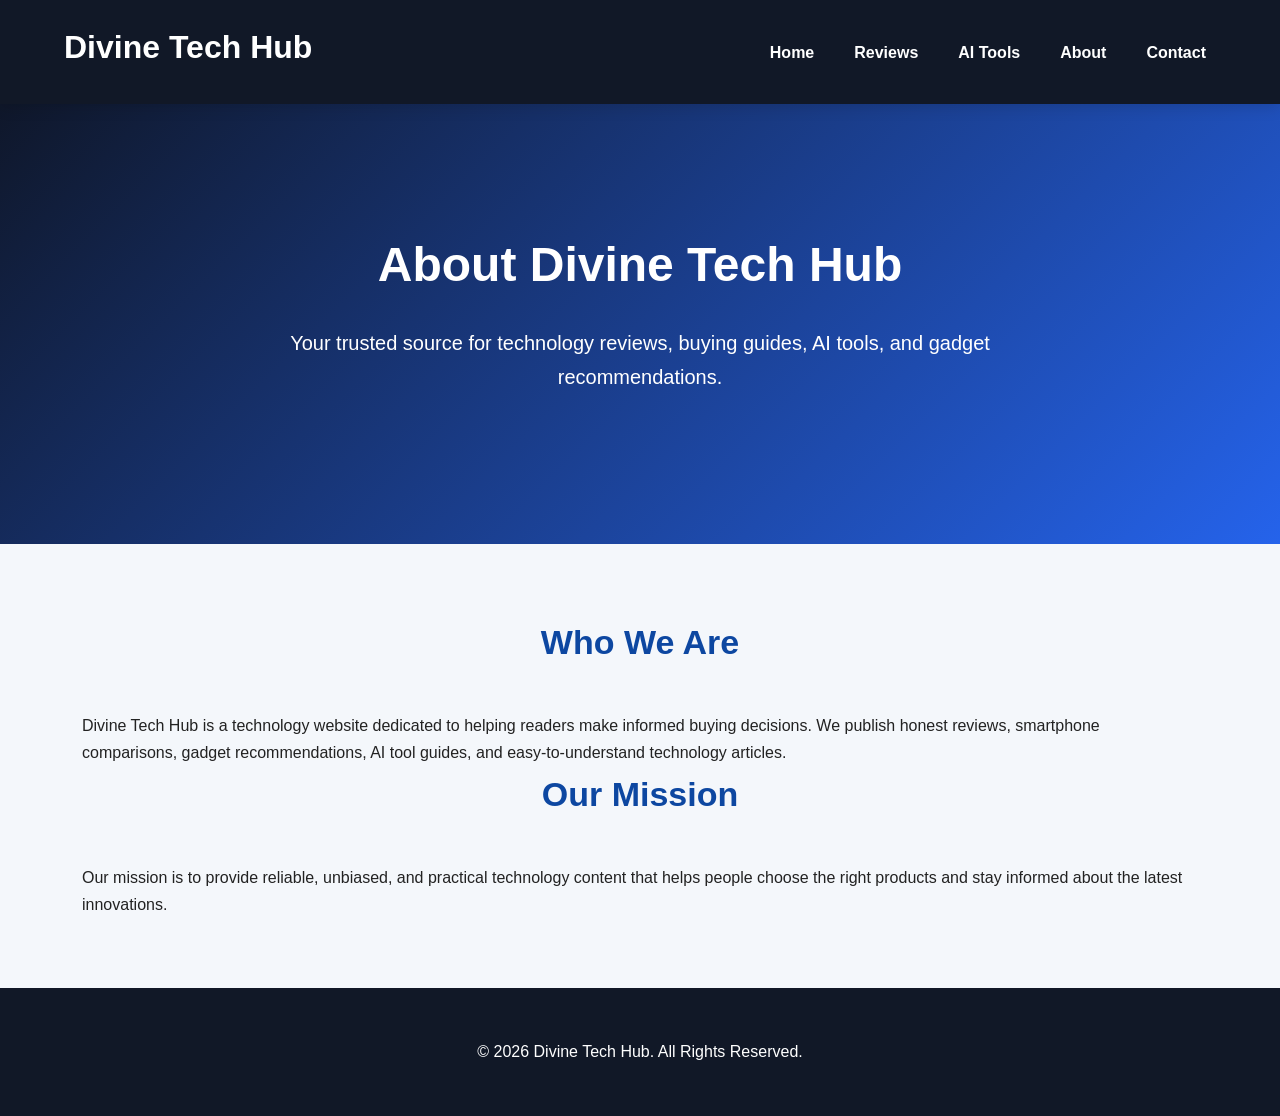
<file: about.html>
<!DOCTYPE html>
<html lang="en">
<head>
<meta charset="UTF-8">
<meta name="viewport" content="width=device-width, initial-scale=1.0">
<title>About | Divine Tech Hub</title>
<link rel="stylesheet" href="style.css">
</head>

<body>

<header class="header">
<div class="container">

<div class="logo">
<h1>Divine Tech Hub</h1>
</div>

<nav>
<ul>
<li><a href="index.html">Home</a></li>
<li><a href="reviews.html">Reviews</a></li>
<li><a href="ai-tools.html">AI Tools</a></li>
<li><a href="about.html">About</a></li>
<li><a href="contact.html">Contact</a></li>
</ul>
</nav>

</div>
</header>

<section class="hero">
<div class="container">
<h2>About Divine Tech Hub</h2>
<p>Your trusted source for technology reviews, buying guides, AI tools, and gadget recommendations.</p>
</div>
</section>

<section class="section">
<div class="container">

<h2>Who We Are</h2>

<p>
Divine Tech Hub is a technology website dedicated to helping readers make informed buying decisions. We publish honest reviews, smartphone comparisons, gadget recommendations, AI tool guides, and easy-to-understand technology articles.
</p>

<h2>Our Mission</h2>

<p>
Our mission is to provide reliable, unbiased, and practical technology content that helps people choose the right products and stay informed about the latest innovations.
</p>

</div>
</section>

<footer>
<div class="container">
<p>&copy; 2026 Divine Tech Hub. All Rights Reserved.</p>
</div>
</footer>

</body>
  </html>
</file>
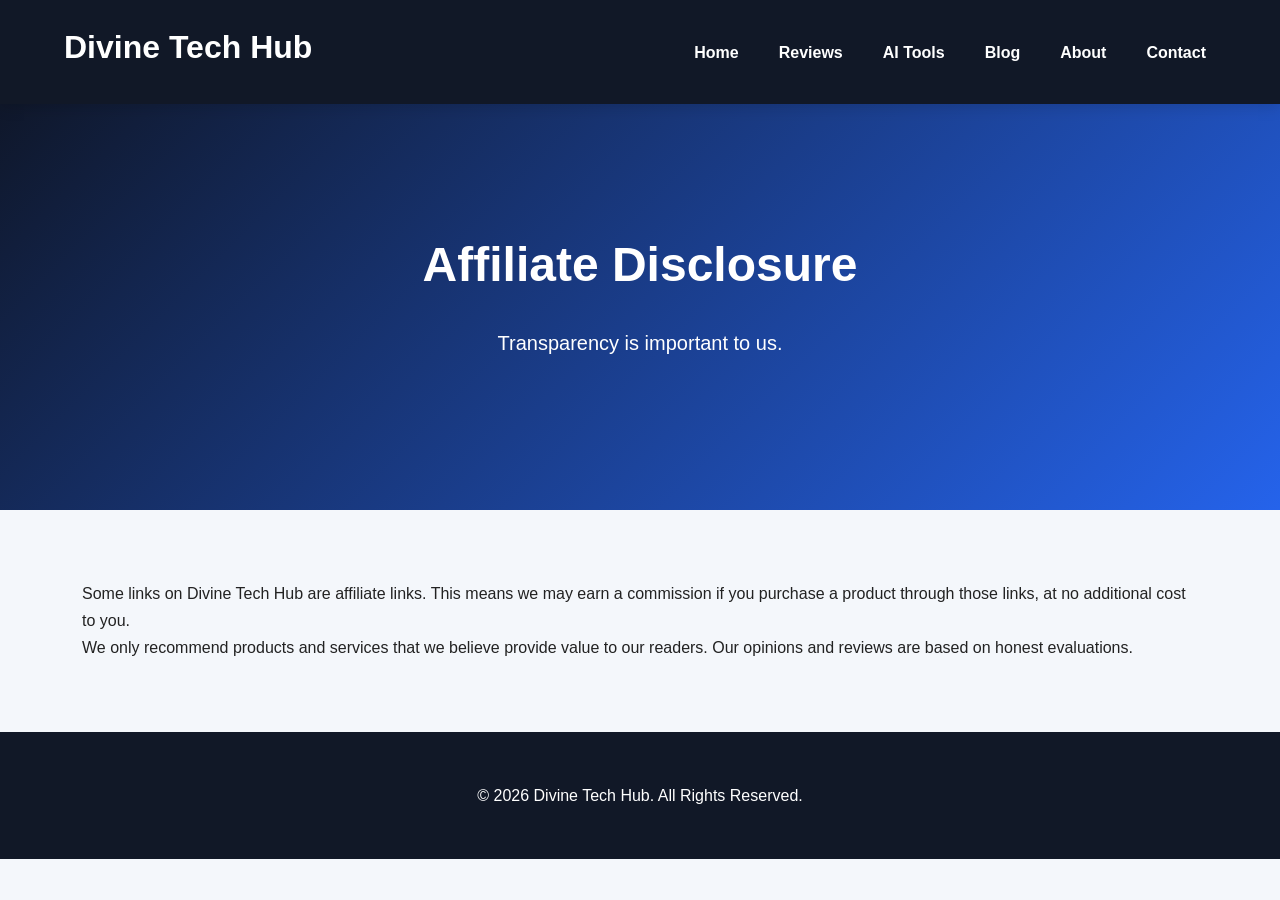
<file: affiliate-disclosure.html>
<!DOCTYPE html>
<html lang="en">
<head>
<meta charset="UTF-8">
<meta name="viewport" content="width=device-width, initial-scale=1.0">
<title>Affiliate Disclosure | Divine Tech Hub</title>
<link rel="stylesheet" href="style.css">
</head>

<body>

<header class="header">
<div class="container">
<div class="logo">
<h1>Divine Tech Hub</h1>
</div>

<nav>
<ul>
<li><a href="index.html">Home</a></li>
<li><a href="reviews.html">Reviews</a></li>
<li><a href="ai-tools.html">AI Tools</a></li>
<li><a href="blog.html">Blog</a></li>
<li><a href="about.html">About</a></li>
<li><a href="contact.html">Contact</a></li>
</ul>
</nav>
</div>
</header>

<section class="hero">
<div class="container">
<h2>Affiliate Disclosure</h2>
<p>Transparency is important to us.</p>
</div>
</section>

<section class="section">
<div class="container">

<p>
Some links on Divine Tech Hub are affiliate links. This means we may earn a commission if you purchase a product through those links, at no additional cost to you.
</p>

<p>
We only recommend products and services that we believe provide value to our readers. Our opinions and reviews are based on honest evaluations.
</p>

</div>
</section>

<footer>
<div class="container">
<p>&copy; 2026 Divine Tech Hub. All Rights Reserved.</p>
</div>
</footer>

</body>
  </html>
</file>
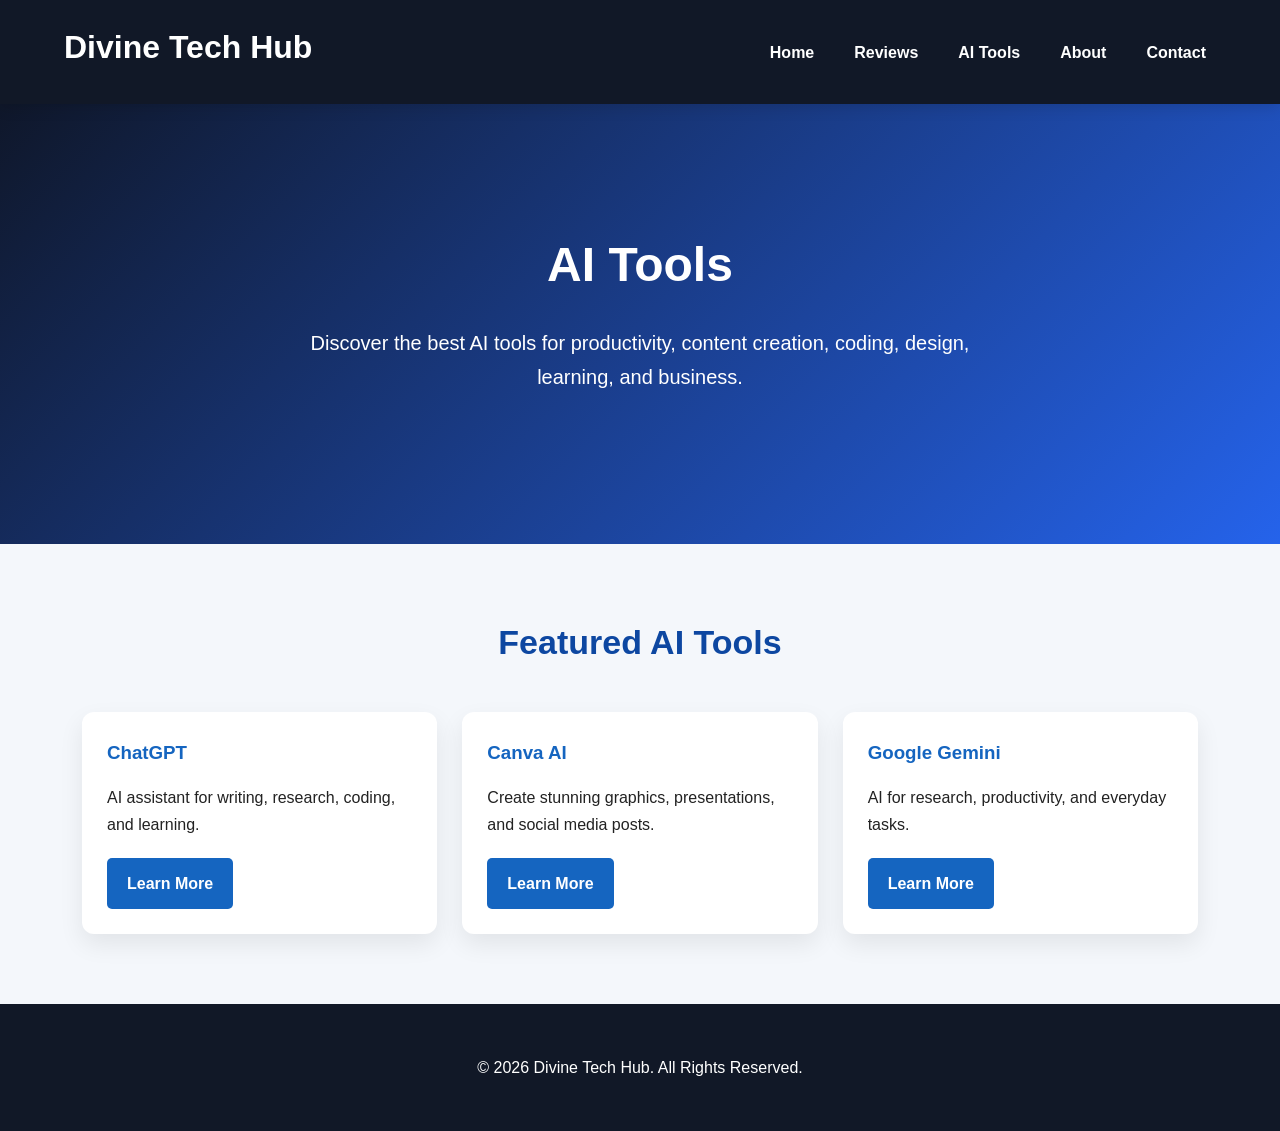
<file: ai-tools.html>
<!DOCTYPE html>
<html lang="en">
<head>
<meta charset="UTF-8">
<meta name="viewport" content="width=device-width, initial-scale=1.0">
<title>AI Tools | Divine Tech Hub</title>
<link rel="stylesheet" href="style.css">
</head>

<body>

<header class="header">
<div class="container">
<div class="logo">
<h1>Divine Tech Hub</h1>
</div>

<nav>
<ul>
<li><a href="index.html">Home</a></li>
<li><a href="reviews.html">Reviews</a></li>
<li><a href="ai-tools.html">AI Tools</a></li>
<li><a href="about.html">About</a></li>
<li><a href="contact.html">Contact</a></li>
</ul>
</nav>

</div>
</header>

<section class="hero">
<div class="container">
<h2>AI Tools</h2>
<p>Discover the best AI tools for productivity, content creation, coding, design, learning, and business.</p>
</div>
</section>

<section class="section">
<div class="container">

<h2>Featured AI Tools</h2>

<div class="cards">

<div class="card">
<h3>ChatGPT</h3>
<p>AI assistant for writing, research, coding, and learning.</p>
<a href="#" class="btn">Learn More</a>
</div>

<div class="card">
<h3>Canva AI</h3>
<p>Create stunning graphics, presentations, and social media posts.</p>
<a href="#" class="btn">Learn More</a>
</div>

<div class="card">
<h3>Google Gemini</h3>
<p>AI for research, productivity, and everyday tasks.</p>
<a href="#" class="btn">Learn More</a>
</div>

</div>

</div>
</section>

<footer>
<div class="container">
<p>&copy; 2026 Divine Tech Hub. All Rights Reserved.</p>
</div>
</footer>

</body>
  </html>
</file>
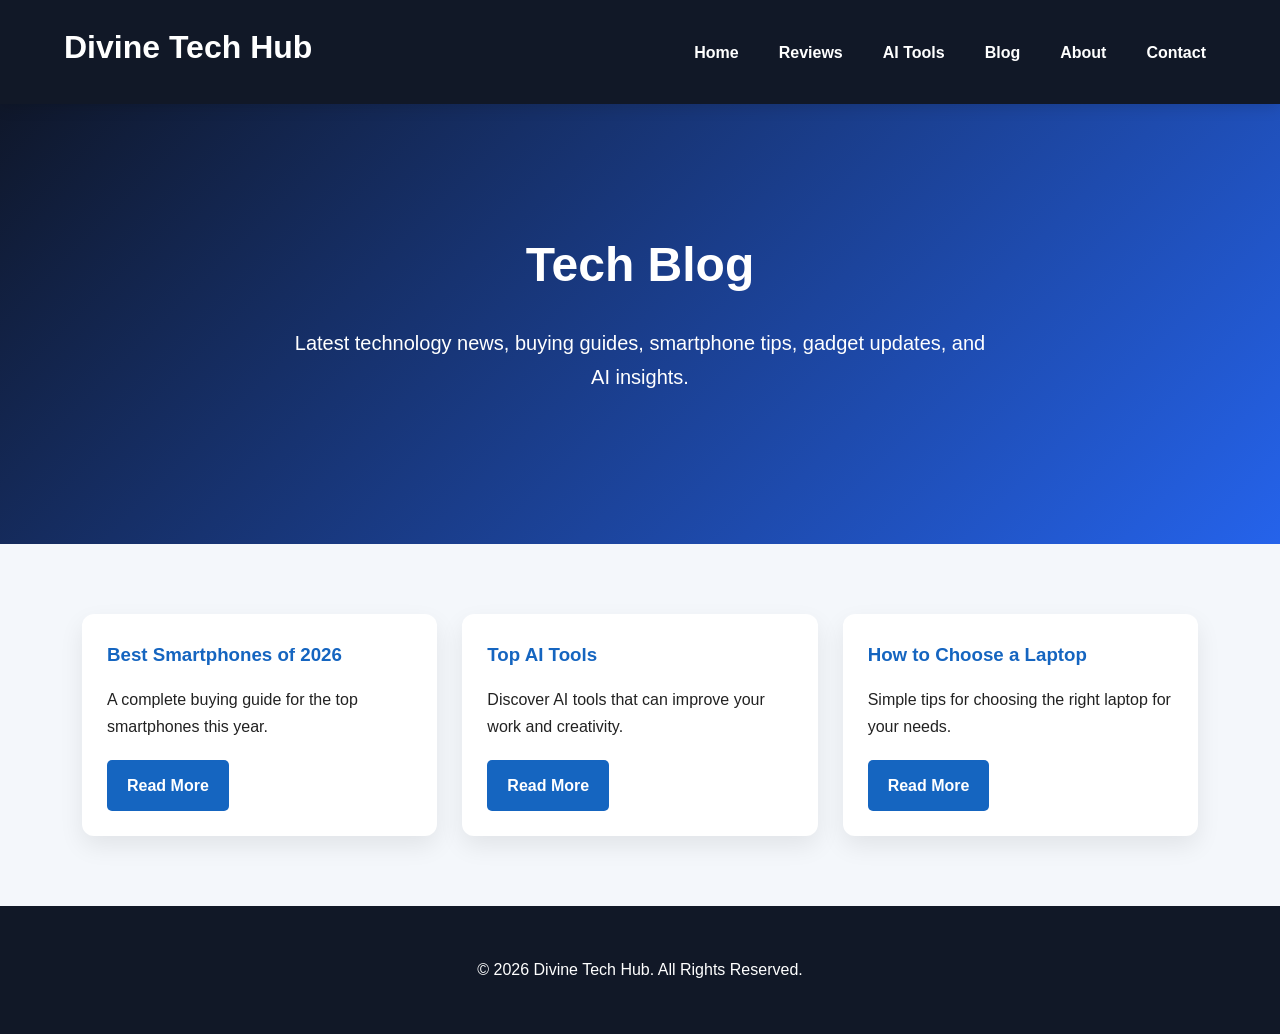
<file: blog.html>
<!DOCTYPE html>
<html lang="en">
<head>
<meta charset="UTF-8">
<meta name="viewport" content="width=device-width, initial-scale=1.0">
<title>Blog | Divine Tech Hub</title>
<link rel="stylesheet" href="style.css">
</head>

<body>

<header class="header">
<div class="container">
<div class="logo">
<h1>Divine Tech Hub</h1>
</div>

<nav>
<ul>
<li><a href="index.html">Home</a></li>
<li><a href="reviews.html">Reviews</a></li>
<li><a href="ai-tools.html">AI Tools</a></li>
<li><a href="blog.html">Blog</a></li>
<li><a href="about.html">About</a></li>
<li><a href="contact.html">Contact</a></li>
</ul>
</nav>

</div>
</header>

<section class="hero">
<div class="container">
<h2>Tech Blog</h2>
<p>Latest technology news, buying guides, smartphone tips, gadget updates, and AI insights.</p>
</div>
</section>

<section class="section">
<div class="container">

<div class="cards">

<div class="card">
<h3>Best Smartphones of 2026</h3>
<p>A complete buying guide for the top smartphones this year.</p>
<a href="#" class="btn">Read More</a>
</div>

<div class="card">
<h3>Top AI Tools</h3>
<p>Discover AI tools that can improve your work and creativity.</p>
<a href="#" class="btn">Read More</a>
</div>

<div class="card">
<h3>How to Choose a Laptop</h3>
<p>Simple tips for choosing the right laptop for your needs.</p>
<a href="#" class="btn">Read More</a>
</div>

</div>

</div>
</section>

<footer>
<div class="container">
<p>&copy; 2026 Divine Tech Hub. All Rights Reserved.</p>
</div>
</footer>

</body>
  </html>
</file>
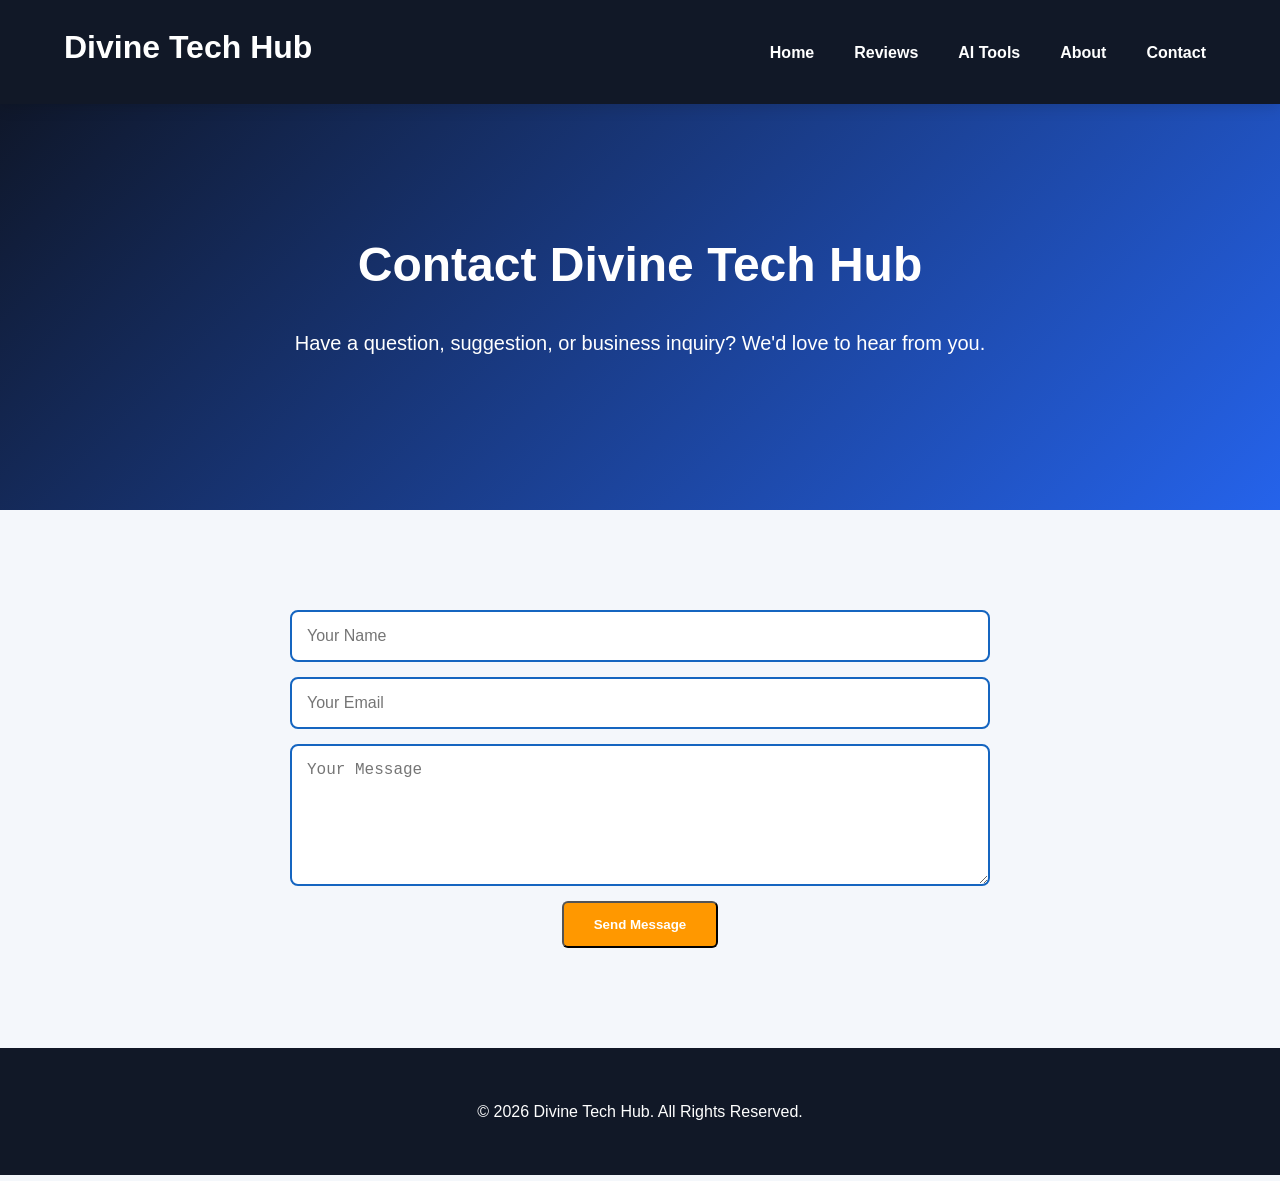
<file: contact.html>
<!DOCTYPE html>
<html lang="en">
<head>
<meta charset="UTF-8">
<meta name="viewport" content="width=device-width, initial-scale=1.0">
<title>Contact | Divine Tech Hub</title>
<link rel="stylesheet" href="style.css">
</head>

<body>

<header class="header">
<div class="container">

<div class="logo">
<h1>Divine Tech Hub</h1>
</div>

<nav>
<ul>
<li><a href="index.html">Home</a></li>
<li><a href="reviews.html">Reviews</a></li>
<li><a href="ai-tools.html">AI Tools</a></li>
<li><a href="about.html">About</a></li>
<li><a href="contact.html">Contact</a></li>
</ul>
</nav>

</div>
</header>

<section class="hero">
<div class="container">
<h2>Contact Divine Tech Hub</h2>
<p>Have a question, suggestion, or business inquiry? We'd love to hear from you.</p>
</div>
</section>

<section class="section">
<div class="container">

<form class="contact-form">

<input type="text" placeholder="Your Name" required>

<input type="email" placeholder="Your Email" required>

<textarea placeholder="Your Message" rows="6" required></textarea>

<button type="submit" class="btn">Send Message</button>

</form>

</div>
</section>

<footer>
<div class="container">
<p>&copy; 2026 Divine Tech Hub. All Rights Reserved.</p>
</div>
</footer>

</body>
  </html>
</file>
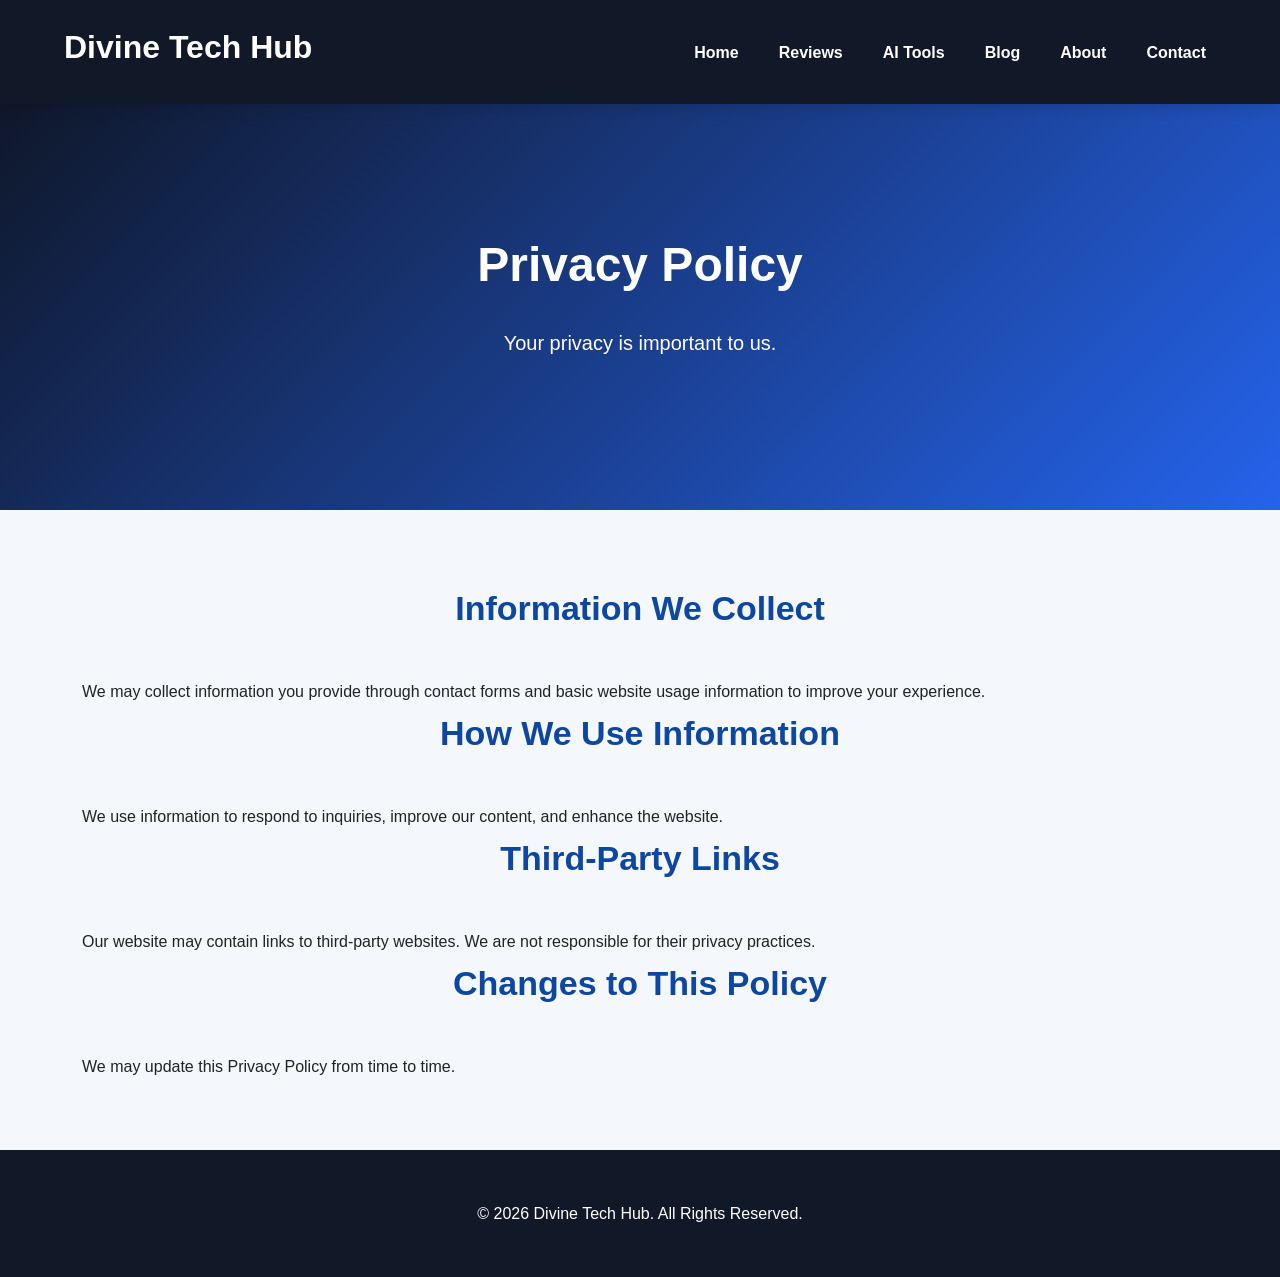
<file: privacy.html>
<!DOCTYPE html>
<html lang="en">
<head>
<meta charset="UTF-8">
<meta name="viewport" content="width=device-width, initial-scale=1.0">
<title>Privacy Policy | Divine Tech Hub</title>
<link rel="stylesheet" href="style.css">
</head>

<body>

<header class="header">
<div class="container">
<div class="logo">
<h1>Divine Tech Hub</h1>
</div>

<nav>
<ul>
<li><a href="index.html">Home</a></li>
<li><a href="reviews.html">Reviews</a></li>
<li><a href="ai-tools.html">AI Tools</a></li>
<li><a href="blog.html">Blog</a></li>
<li><a href="about.html">About</a></li>
<li><a href="contact.html">Contact</a></li>
</ul>
</nav>
</div>
</header>

<section class="hero">
<div class="container">
<h2>Privacy Policy</h2>
<p>Your privacy is important to us.</p>
</div>
</section>

<section class="section">
<div class="container">

<h2>Information We Collect</h2>
<p>We may collect information you provide through contact forms and basic website usage information to improve your experience.</p>

<h2>How We Use Information</h2>
<p>We use information to respond to inquiries, improve our content, and enhance the website.</p>

<h2>Third-Party Links</h2>
<p>Our website may contain links to third-party websites. We are not responsible for their privacy practices.</p>

<h2>Changes to This Policy</h2>
<p>We may update this Privacy Policy from time to time.</p>

</div>
</section>

<footer>
<div class="container">
<p>&copy; 2026 Divine Tech Hub. All Rights Reserved.</p>
</div>
</footer>

</body>
  </html>
</file>
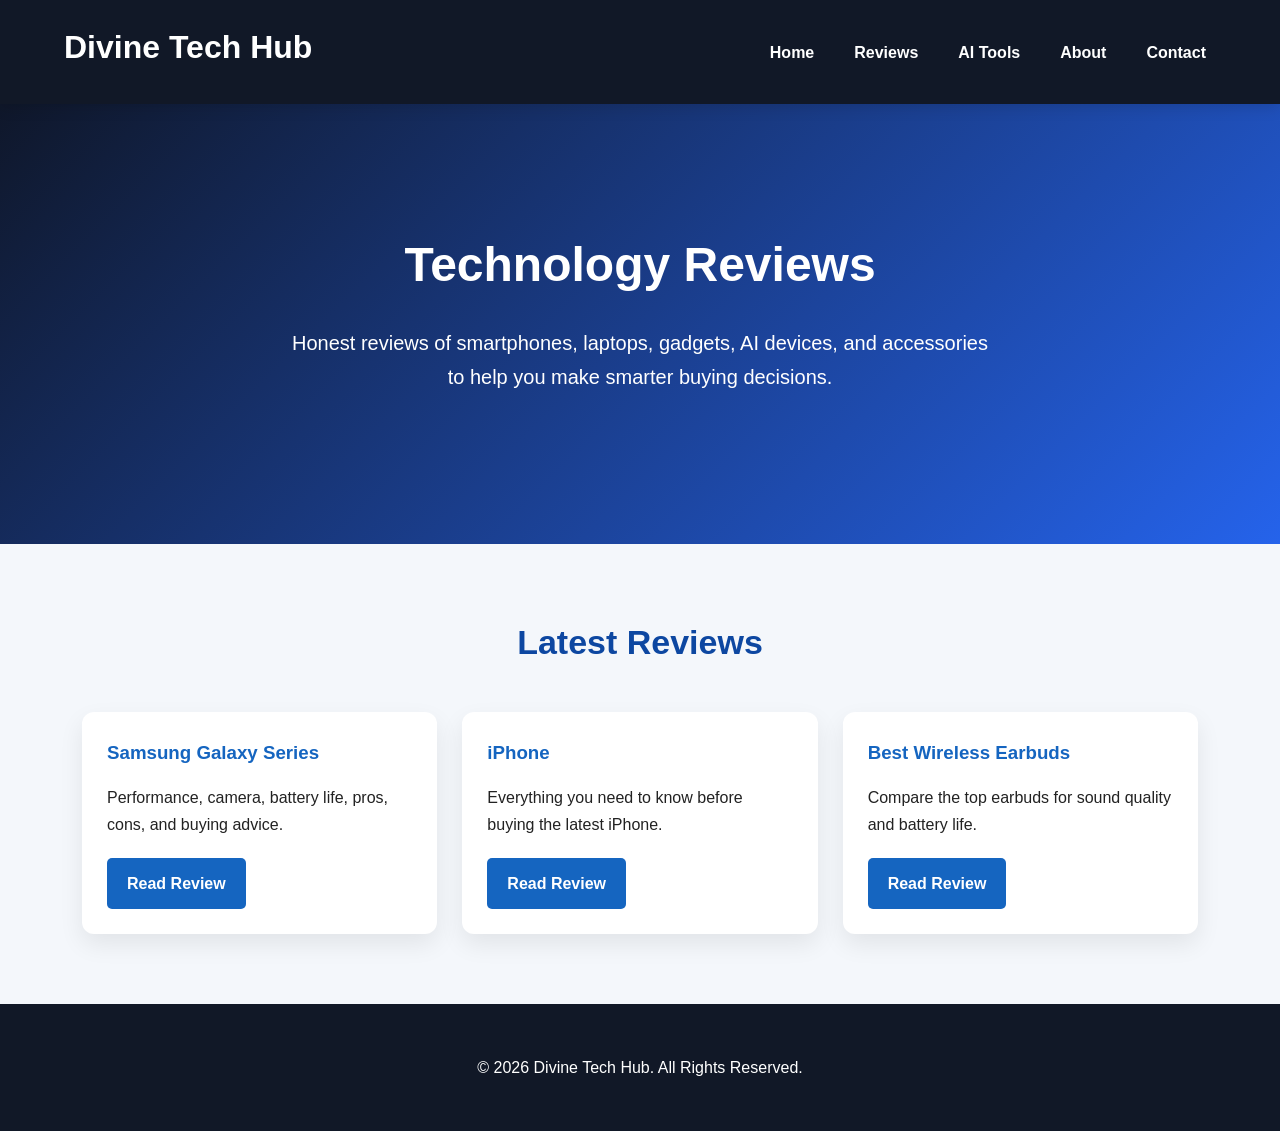
<file: reviews.html>
<!DOCTYPE html>
<html lang="en">
<head>
<meta charset="UTF-8">
<meta name="viewport" content="width=device-width, initial-scale=1.0">
<title>Reviews | Divine Tech Hub</title>
<link rel="stylesheet" href="style.css">
</head>

<body>

<header class="header">
<div class="container">

<div class="logo">
<h1>Divine Tech Hub</h1>
</div>

<nav>
<ul>
<li><a href="index.html">Home</a></li>
<li><a href="reviews.html">Reviews</a></li>
<li><a href="ai-tools.html">AI Tools</a></li>
<li><a href="about.html">About</a></li>
<li><a href="contact.html">Contact</a></li>
</ul>
</nav>

</div>
</header>

<section class="hero">

<div class="container">

<h2>Technology Reviews</h2>

<p>
Honest reviews of smartphones, laptops, gadgets, AI devices, and accessories to help you make smarter buying decisions.
</p>

</div>

</section>

<section class="section">

<div class="container">

<h2>Latest Reviews</h2>

<div class="cards">

<div class="card">
<h3>Samsung Galaxy Series</h3>
<p>Performance, camera, battery life, pros, cons, and buying advice.</p>
<a href="#" class="btn">Read Review</a>
</div>

<div class="card">
<h3>iPhone</h3>
<p>Everything you need to know before buying the latest iPhone.</p>
<a href="#" class="btn">Read Review</a>
</div>

<div class="card">
<h3>Best Wireless Earbuds</h3>
<p>Compare the top earbuds for sound quality and battery life.</p>
<a href="#" class="btn">Read Review</a>
</div>

</div>

</div>

</section>

<footer>
<div class="container">
<p>&copy; 2026 Divine Tech Hub. All Rights Reserved.</p>
</div>
</footer>

</body>
  </html>
</file>
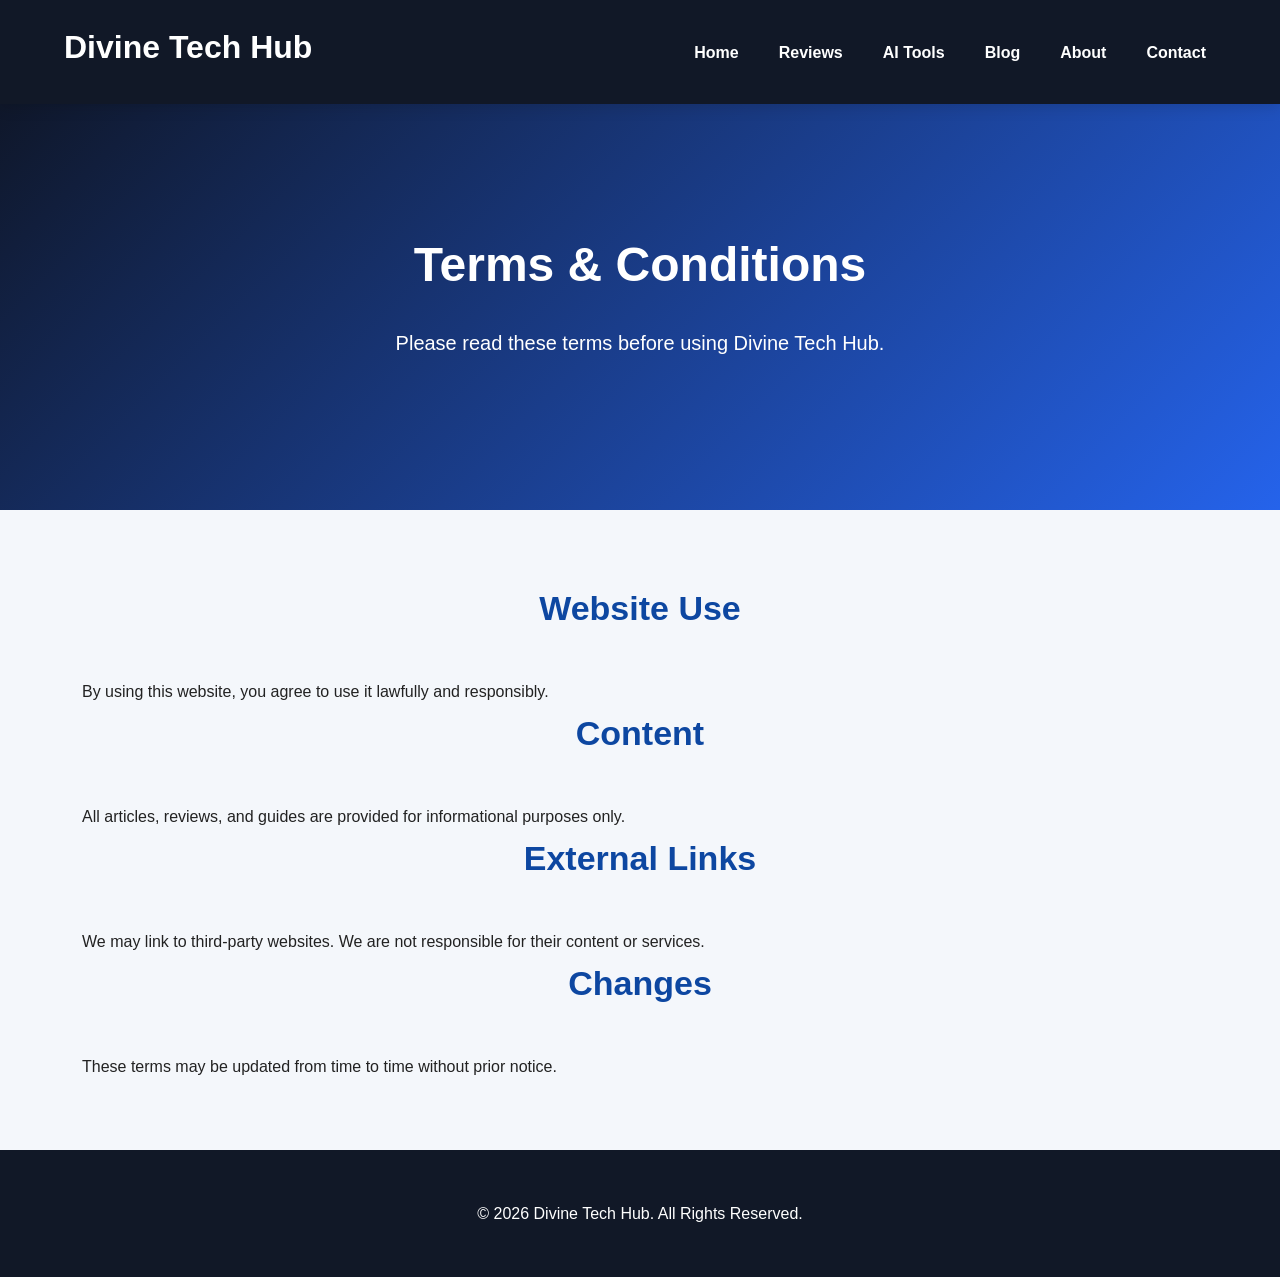
<file: terms.html>
<!DOCTYPE html>
<html lang="en">
<head>
<meta charset="UTF-8">
<meta name="viewport" content="width=device-width, initial-scale=1.0">
<title>Terms & Conditions | Divine Tech Hub</title>
<link rel="stylesheet" href="style.css">
</head>

<body>

<header class="header">
<div class="container">
<div class="logo">
<h1>Divine Tech Hub</h1>
</div>

<nav>
<ul>
<li><a href="index.html">Home</a></li>
<li><a href="reviews.html">Reviews</a></li>
<li><a href="ai-tools.html">AI Tools</a></li>
<li><a href="blog.html">Blog</a></li>
<li><a href="about.html">About</a></li>
<li><a href="contact.html">Contact</a></li>
</ul>
</nav>
</div>
</header>

<section class="hero">
<div class="container">
<h2>Terms & Conditions</h2>
<p>Please read these terms before using Divine Tech Hub.</p>
</div>
</section>

<section class="section">
<div class="container">

<h2>Website Use</h2>
<p>By using this website, you agree to use it lawfully and responsibly.</p>

<h2>Content</h2>
<p>All articles, reviews, and guides are provided for informational purposes only.</p>

<h2>External Links</h2>
<p>We may link to third-party websites. We are not responsible for their content or services.</p>

<h2>Changes</h2>
<p>These terms may be updated from time to time without prior notice.</p>

</div>
</section>

<footer>
<div class="container">
<p>&copy; 2026 Divine Tech Hub. All Rights Reserved.</p>
</div>
</footer>

</body>
</html>
</file>
<file: style.css>
/* ===============================
   DIVINE TECH HUB
   PREMIUM STYLE
================================= */

*{
    margin:0;
    padding:0;
    box-sizing:border-box;
}

body{
    font-family:Arial,Helvetica,sans-serif;
    background:#f4f7fb;
    color:#222;
    line-height:1.7;
}

.container{
    width:90%;
    max-width:1200px;
    margin:auto;
}

.header{
    background:#0d47a1;
    color:#fff;
    text-align:center;
    padding:35px 20px;
}

.header h1{
    font-size:40px;
    margin-bottom:10px;
}

.header p{
    font-size:18px;
}

nav ul{
    list-style:none;
    margin-top:25px;
}

nav ul li{
    display:inline-block;
    margin:10px;
}

nav ul li a{
    color:#fff;
    text-decoration:none;
    font-weight:bold;
}

.hero{
    background:#1565c0;
    color:white;
    text-align:center;
    padding:80px 20px;
}

.hero h2{
    font-size:38px;
    margin-bottom:20px;
}

.hero p{
    font-size:20px;
    margin-bottom:30px;
  }.btn{
    display:inline-block;
    background:#ff9800;
    color:white;
    text-decoration:none;
    padding:14px 30px;
    border-radius:6px;
    font-weight:bold;
    transition:.3s;
}

.btn:hover{
    background:#e68900;
}.featured-products{
display:grid;
grid-template-columns:repeat(auto-fit,minmax(280px,1fr));
gap:25px;
margin-top:30px;
}

.featured-products .card{
background:#fff;
border-radius:12px;
padding:25px;
box-shadow:0 8px 20px rgba(0,0,0,.1);
text-align:center;
}

.featured-products .card:hover{
transform:translateY(-8px);
transition:.3s;
   }

.section{
    padding:70px 20px;
}

.dark{
    background:#eef3f9;
}

.section h2{
    text-align:center;
    font-size:34px;
    margin-bottom:40px;
    color:#0d47a1;
}

.cards{
    display:grid;
    grid-template-columns:repeat(auto-fit,minmax(260px,1fr));
    gap:25px;
}

.card{
    background:white;
    border-radius:12px;
    padding:25px;
    box-shadow:0 10px 25px rgba(0,0,0,.08);
    transition:.3s;
}

.card:hover{
    transform:translateY(-8px);
}

.card h3{
    margin-bottom:15px;
    color:#1565c0;
}

.card p{
    margin-bottom:20px;
}

.card a,
.card button{
    display:inline-block;
    background:#1565c0;
    color:white;
    border:none;
    padding:12px 20px;
    border-radius:5px;
    cursor:pointer;
    text-decoration:none;
  }.card button:hover,
.card a:hover{
    background:#0d47a1;
}

.tips{
    max-width:800px;
    margin:0 auto;
    list-style:none;
}

.tips li{
    background:white;
    margin:15px 0;
    padding:18px;
    border-left:5px solid #1565c0;
    border-radius:8px;
    box-shadow:0 5px 15px rgba(0,0,0,.08);
}

footer{
    background:#111827;
    color:white;
    text-align:center;
    padding:40px 20px;
}

footer p{
    margin:10px 0;
}

@media(max-width:768px){

.header h1{
    font-size:30px;
}

.hero h2{
    font-size:28px;
}

.hero p{
    font-size:17px;
}

nav ul li{
    display:block;
    margin:12px 0;
}

.section h2{
    font-size:28px;
}

  }.search-box{
    margin:30px auto;
    text-align:center;
}

.search-box input{
    width:70%;
    max-width:500px;
    padding:15px;
    border:2px solid #1565c0;
    border-radius:8px;
    font-size:16px;
}

.search-box button{
    padding:15px 25px;
    background:#1565c0;
    color:white;
    border:none;
    border-radius:8px;
    cursor:pointer;
    margin-left:10px;
   }
.newsletter{
text-align:center;
margin-top:30px;
}

.newsletter input{
padding:15px;
width:60%;
max-width:450px;
border:2px solid #1565c0;
border-radius:8px;
font-size:16px;
}

.newsletter button{
padding:15px 25px;
background:#1565c0;
color:white;
border:none;
border-radius:8px;
cursor:pointer;
margin-left:10px;
}
.contact-form{
max-width:700px;
margin:30px auto;
display:flex;
flex-direction:column;
gap:15px;
}

.contact-form input,
.contact-form textarea{
padding:15px;
border:2px solid #1565c0;
border-radius:8px;
font-size:16px;
}

.contact-form textarea{
resize:vertical;
}

.contact-form button{
align-self:center;
                                }
footer a{
color:#4fc3f7;
text-decoration:none;
margin:0 8px;
font-weight:bold;
}

footer a:hover{
text-decoration:underline;
   }
.header{
    background:#111827;
    padding:20px 0;
}

.header .container{
    display:flex;
    justify-content:space-between;
    align-items:center;
    flex-wrap:wrap;
}

.logo h1{
    color:white;
    font-size:32px;
}

.header nav ul{
    display:flex;
    gap:20px;
    list-style:none;
    margin:0;
    padding:0;
}

.header nav a{
    color:white;
    text-decoration:none;
    font-weight:bold;
}

.header nav a:hover{
    color:#4fc3f7;
}.hero{
background:linear-gradient(135deg,#0f172a,#2563eb);
color:white;
text-align:center;
padding:120px 20px;
}

.hero h2{
font-size:48px;
margin-bottom:20px;
}

.hero p{
font-size:20px;
max-width:700px;
margin:0 auto 30px;
}

.hero .btn{
margin:10px;
}
.card img{
width:100%;
height:200px;
object-fit:cover;
border-radius:10px;
margin-bottom:15px;
}

.card{
overflow:hidden;
}
.header{
position:sticky;
top:0;
z-index:1000;
box-shadow:0 2px 15px rgba(0,0,0,0.15);
   }
</file>
